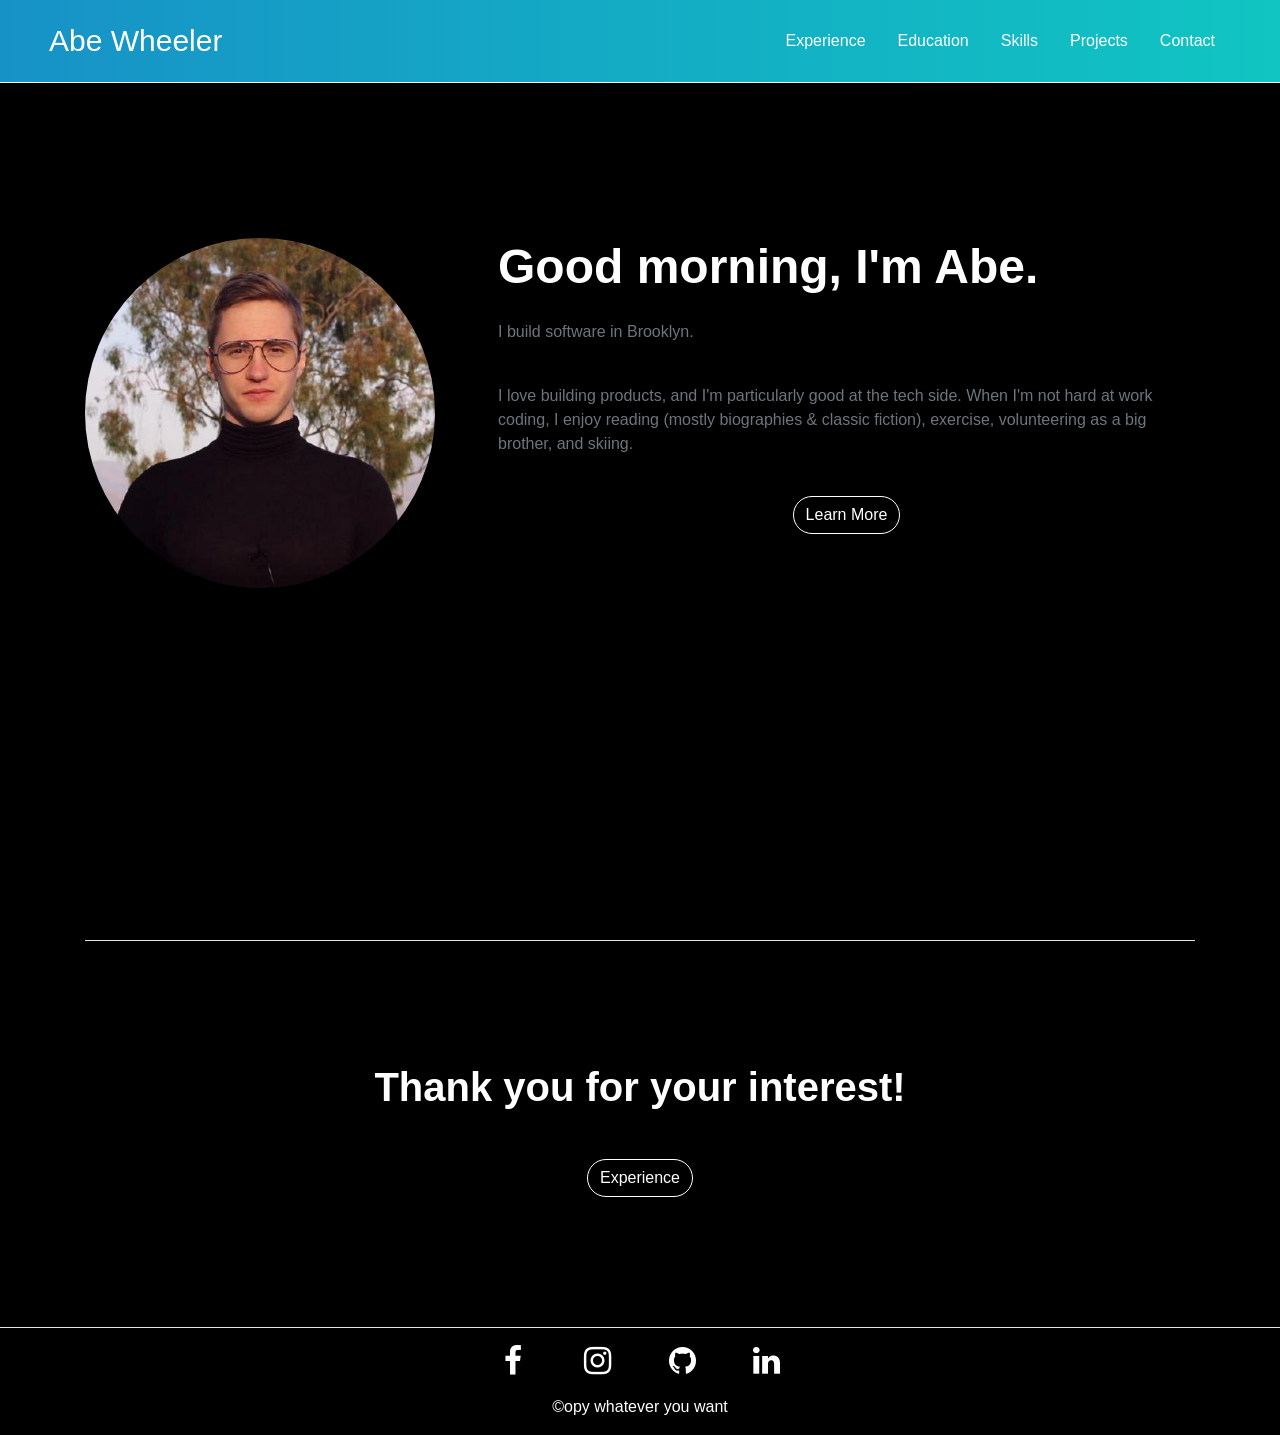
<file: index.html>
<!DOCTYPE html>
<html lang="en">

<head>
	<meta http-equiv="Content-Type" content="text/html; charset=utf-8" />
	<title>Abe Wheeler</title>
	<meta name="description" content="My name is Abe Wheeler. I am a software engineer passionate about building powerful, scalable, and efficient solutions to difficult problems."/>
	<meta name=viewport content="width=device-width, initial-scale=1">
	<meta property="og:title" content="Abe Wheeler"/>
    <meta property="og:description" content="I am a software engineer passionate about building powerful, scalable, and efficient solutions to difficult problems."/>
    <meta property="og:type" content="website"/>
    <meta property="og:url" content="https://abewheeler.com/"/>
    <meta property="og:site_name" content="Abe Wheeler"/>
    <meta property="og:image" content="https://abewheeler.com/images/noggin.jpg"/>
    <meta property="og:image:width" content="1200"/>
    <meta property="og:image:height" content="1200"/>
    <meta property="og:image:type" content="image/jpg"/>
    <meta property="og:locale" content="en_US">
    <meta name="twitter:card" content="summary">
    <meta name="twitter:url" content="https://abewheeler.com/">
    <meta name="twitter:title" content="Abe Wheeler">
    <meta name="twitter:description" content="I am a software engineer passionate about building powerful, scalable, and efficient solutions to difficult problems.">
    <meta name="twitter:image:src" content="https://abewheeler.com/images/noggin.jpg">
	<link href="https://maxcdn.bootstrapcdn.com/bootstrap/4.0.0/css/bootstrap.min.css" rel="stylesheet">
	<link href="https://maxcdn.bootstrapcdn.com/font-awesome/4.7.0/css/font-awesome.min.css" rel="stylesheet">
	<link href="/styles/main.css" rel="stylesheet">
</head>

<body>
	<div class="menu-header"></div>
	<div class="top container">
		<div class="row">
			<div class="col-md-4 col-sm-12"><img class="img-fluid rounded-circle mb-5" src="/images/noggin.jpg" alt="Abe"/></div>
			<div class="col-md-8 pl-md-5 col-sm-12">
				<h1 id="greeting">Hi, I'm Abe.</h1>
				<p class="text-muted pt-4"> 
					I build software in Brooklyn.
				</p>
				<p class="text-muted pt-4">
					I love building products, and I'm particularly good at the tech side.
					When I'm not hard at work coding, I enjoy reading (mostly biographies & classic fiction), exercise, volunteering as a big brother, and skiing.
				</p>
				<div class="text-center">
					<a class="text-center btn btn-outline-neutral btn-round mt-4" href="#resume">Learn More</a>
				</div>
			</div>
		</div>
	</div>

	<div id="resume" class="container">
		<hr/>
	</div>

	<div class="container section text-center">
		<h3 class="mt-3">Thank you for your interest!</h3>
		<br/>
		<a class="btn btn-outline-neutral btn-round my-4" href="/experience/">Experience</a>
	</div>

	<div class="footer"></div>

	<script src="https://ajax.googleapis.com/ajax/libs/jquery/3.3.1/jquery.min.js"></script>
	<script src="https://maxcdn.bootstrapcdn.com/bootstrap/4.0.0/js/bootstrap.bundle.min.js"></script>
	<script src="/js/main.js" async></script>
	<script src="/js/home.js" async></script>
</body>
</file>
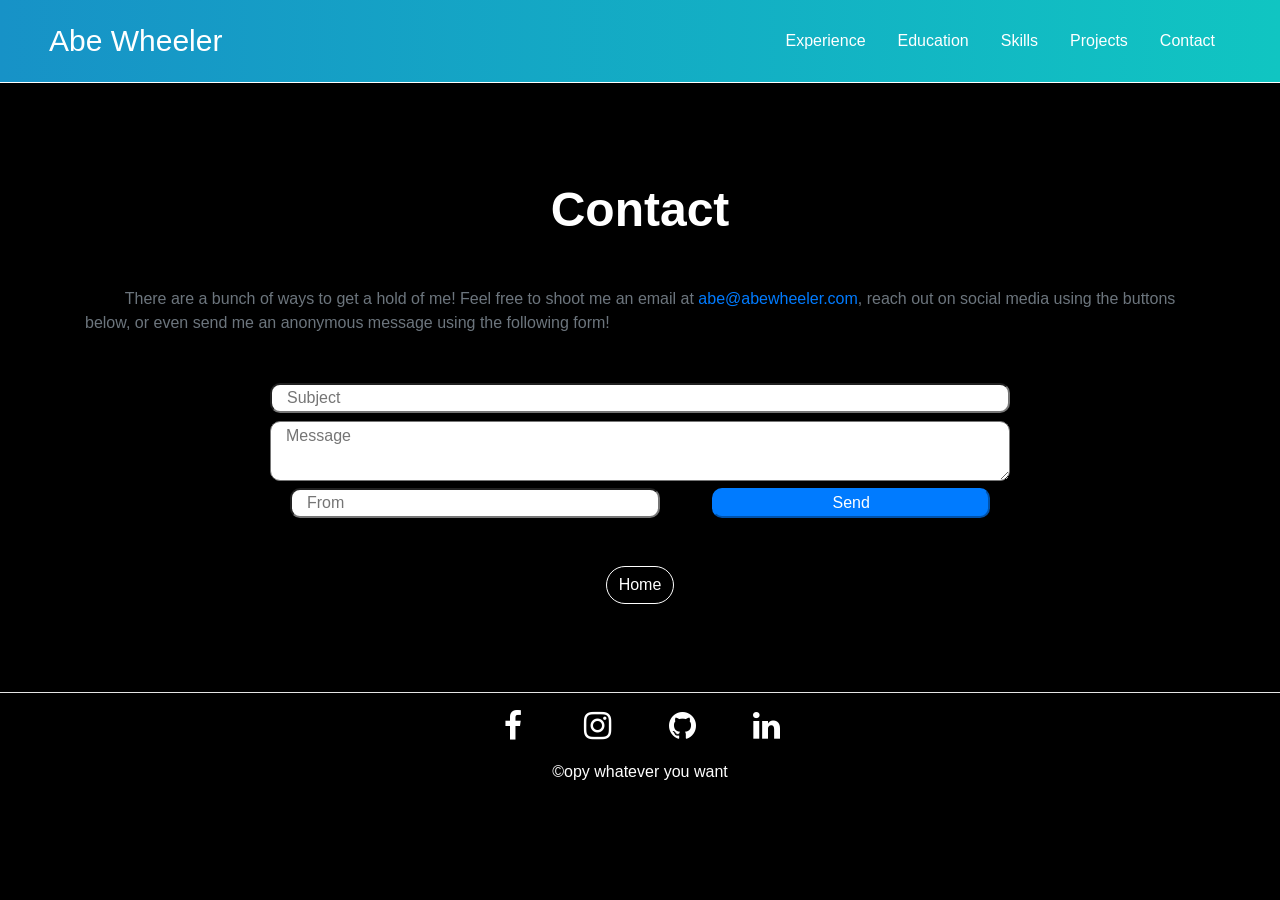
<file: contact/index.html>
<!DOCTYPE html>
<html lang="en">

<head>
	<meta http-equiv="Content-Type" content="text/html; charset=utf-8" />
	<title>Contact - Abe Wheeler</title>
	<meta name="description" content="There are a bunch of ways to get a hold of me!"/>
	<meta name=viewport content="width=device-width, initial-scale=1">
	<meta property="og:title" content="Contact - Abe Wheeler"/>
    <meta property="og:description" content="There are a bunch of ways to get a hold of me!"/>
    <meta property="og:type" content="website"/>
    <meta property="og:url" content="https://abewheeler.com/contact/"/>
    <meta property="og:site_name" content="Abe Wheeler"/>
    <meta property="og:image" content="https://abewheeler.com/images/noggin.jpg"/>
    <meta property="og:image:width" content="1200"/>
    <meta property="og:image:height" content="1200"/>
    <meta property="og:image:type" content="image/jpg"/>
    <meta property="og:locale" content="en_US">
    <meta name="twitter:card" content="summary">
    <meta name="twitter:url" content="https://abewheeler.com/contact/">
    <meta name="twitter:title" content="Contact - Abe Wheeler">
    <meta name="twitter:description" content="There are a bunch of ways to get a hold of me!">
    <meta name="twitter:image:src" content="https://abewheeler.com/images/noggin.jpg">
	<link href="https://maxcdn.bootstrapcdn.com/bootstrap/4.0.0/css/bootstrap.min.css" rel="stylesheet">
	<link href="https://maxcdn.bootstrapcdn.com/font-awesome/4.7.0/css/font-awesome.min.css" rel="stylesheet">
	<link href="/styles/main.css" rel="stylesheet">
</head>

<body>
	<div class="menu-header"></div>
	<div class="container py-5">
		<h1 class="py-5 text-center">Contact</h1>
		<p class="text-muted mb-5">&ensp;&ensp;&ensp;&ensp;&ensp;There are a bunch of ways to get a hold of me! Feel free to shoot me an email at <a href="mailto:abe@abewheeler.com?Subject=Hello">abe@abewheeler.com</a>, reach out on social media using the buttons below, or even send me an anonymous message using the following form!</p>
		<form class="text-center" action="https://formspree.io/abe@abewheeler.com"
		method="POST">
			<input class="col-8 mb-2" type="text" name="subject" placeholder="Subject" autofocus>
			<textarea class="col-8 pb-2" name="body" placeholder="Message"></textarea>
			<input class="col-4" type="text" name="from" placeholder="From">
			<input class="ml-xs-1 ml-sm-5 col-3 .btn btn-primary" type="submit" value="Send">
		</form>
		<div class="text-center">
			<br/>
			<a class="btn btn-outline-neutral btn-round my-4" href="/">Home</a>
		</div>
	</div>

<div class="footer"></div>

<script src="https://ajax.googleapis.com/ajax/libs/jquery/3.3.1/jquery.min.js"></script>
<script src="https://maxcdn.bootstrapcdn.com/bootstrap/4.0.0/js/bootstrap.bundle.min.js"></script>
<script src="/js/main.js" async></script>
</body>
</file>
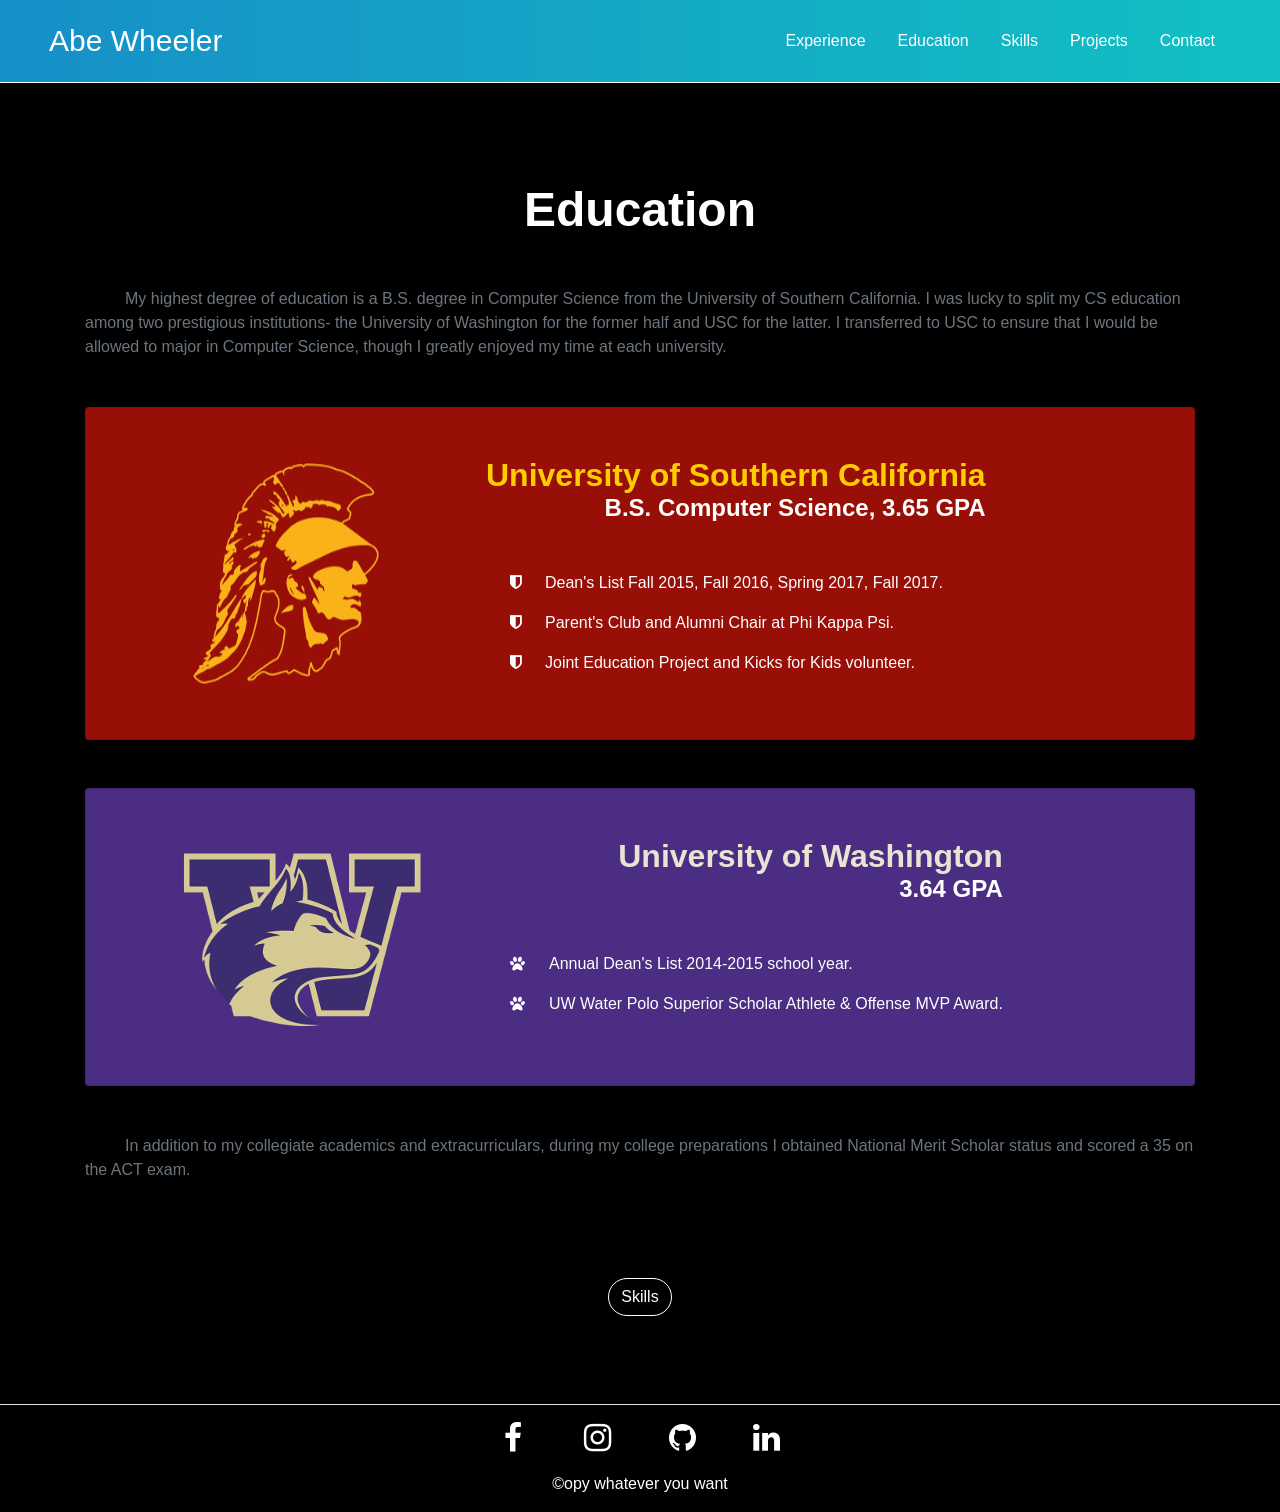
<file: education/index.html>
<!DOCTYPE html>
<html lang="en">

<head>
	<meta http-equiv="Content-Type" content="text/html; charset=utf-8" />
	<title>Education - Abe Wheeler</title>
	<meta name="description" content="I was lucky to split my CS education among two prestigious institutions- the University of Washington for the former half and USC for the latter."/>
	<meta name=viewport content="width=device-width, initial-scale=1">
	<meta property="og:title" content="Education - Abe Wheeler"/>
    <meta property="og:description" content="I was lucky to split my CS education among two prestigious institutions- the University of Washington for the former half and USC for the latter."/>
    <meta property="og:type" content="website"/>
    <meta property="og:url" content="https://abewheeler.com/education/"/>
    <meta property="og:site_name" content="Abe Wheeler"/>
    <meta property="og:image" content="https://abewheeler.com/images/noggin.jpg"/>
    <meta property="og:image:width" content="1200"/>
    <meta property="og:image:height" content="1200"/>
    <meta property="og:image:type" content="image/jpg"/>
    <meta property="og:locale" content="en_US">
    <meta name="twitter:card" content="summary">
    <meta name="twitter:url" content="https://abewheeler.com/education/">
    <meta name="twitter:title" content="Education - Abe Wheeler">
    <meta name="twitter:description" content="I was lucky to split my CS education among two prestigious institutions- the University of Washington for the former half and USC for the latter.">
    <meta name="twitter:image:src" content="https://abewheeler.com/images/noggin.jpg">
	<link href="https://maxcdn.bootstrapcdn.com/bootstrap/4.0.0/css/bootstrap.min.css" rel="stylesheet">
	<link href="https://maxcdn.bootstrapcdn.com/font-awesome/4.7.0/css/font-awesome.min.css" rel="stylesheet">
	<link href="/styles/main.css" rel="stylesheet">
</head>

<body>
	<div class="menu-header"></div>
	<div class="container py-5">
		<h1 class="py-5 text-center">Education</h1>
		<p class="text-muted mb-5">&ensp;&ensp;&ensp;&ensp;&ensp;My highest degree of education is a B.S. degree in Computer Science from the University of Southern California. I was lucky to split my CS education among two prestigious institutions- the University of Washington for the former half and USC for the latter. I transferred to USC to ensure that I would be allowed to major in Computer Science, though I greatly enjoyed my time at each university.</p>
		<div id="usc" class="card p-5 mb-5">
			<div class="row pl-md-5 pl-lg-0">
				<img class="d-none d-lg-block" src="/images/usc.jpg" alt="USC"/>
				<div>
					<h4 class="text-right">University of Southern California</h4>
					<h5 class="pb-5 text-right">B.S. Computer Science, 3.65 GPA</h5>
					<ul class="list-unstyled">
						<li class="pb-3 pl-4"><i class="fa fa-shield pr-4"></i>Dean's List Fall 2015, Fall 2016, Spring 2017, Fall 2017.</li>
						<li class="pb-3 pl-4"><i class="fa fa-shield pr-4"></i>Parent's Club and Alumni Chair at Phi Kappa Psi.</li>
						<li class="pl-4"><i class="fa fa-shield pr-4"></i>Joint Education Project and Kicks for Kids volunteer.</li>
					</ul>
				</div>
			</div>
		</div>
		<div id="uw" class="card p-5 mb-5">
			<div class="row pl-md-5 pl-lg-0">
				<img class="d-none d-lg-block" src="/images/uw.png" alt="UW"/>
				<div>
					<h4 class="pl-lg-5 text-right">University of Washington</h4>
					<h5 class="pl-lg-5 pb-5 text-right">3.64 GPA</h5>
					<ul class="list-unstyled">
						<li class="pb-3 pl-4"><i class="fa fa-paw pr-4"></i>Annual Dean's List 2014-2015 school year.</li>
						<li class="pl-4"><i class="fa fa-paw pr-4"></i>UW Water Polo Superior Scholar Athlete & Offense MVP Award.</li>
					</ul>
				</div>
			</div>
		</div>
		<p class="text-muted mb-5">&ensp;&ensp;&ensp;&ensp;&ensp;In addition to my collegiate academics and extracurriculars, during my college preparations I obtained National Merit Scholar status and scored a 35 on the ACT exam.</p>
		<div class="text-center">
			<br/>
			<a class="btn btn-outline-neutral btn-round my-4" href="/skills/">Skills</a>
		</div>
	</div>

	<div class="footer"></div>

	<script src="https://ajax.googleapis.com/ajax/libs/jquery/3.3.1/jquery.min.js"></script>
	<script src="https://maxcdn.bootstrapcdn.com/bootstrap/4.0.0/js/bootstrap.bundle.min.js"></script>
	<script src="/js/main.js" async></script>
</body>
</file>
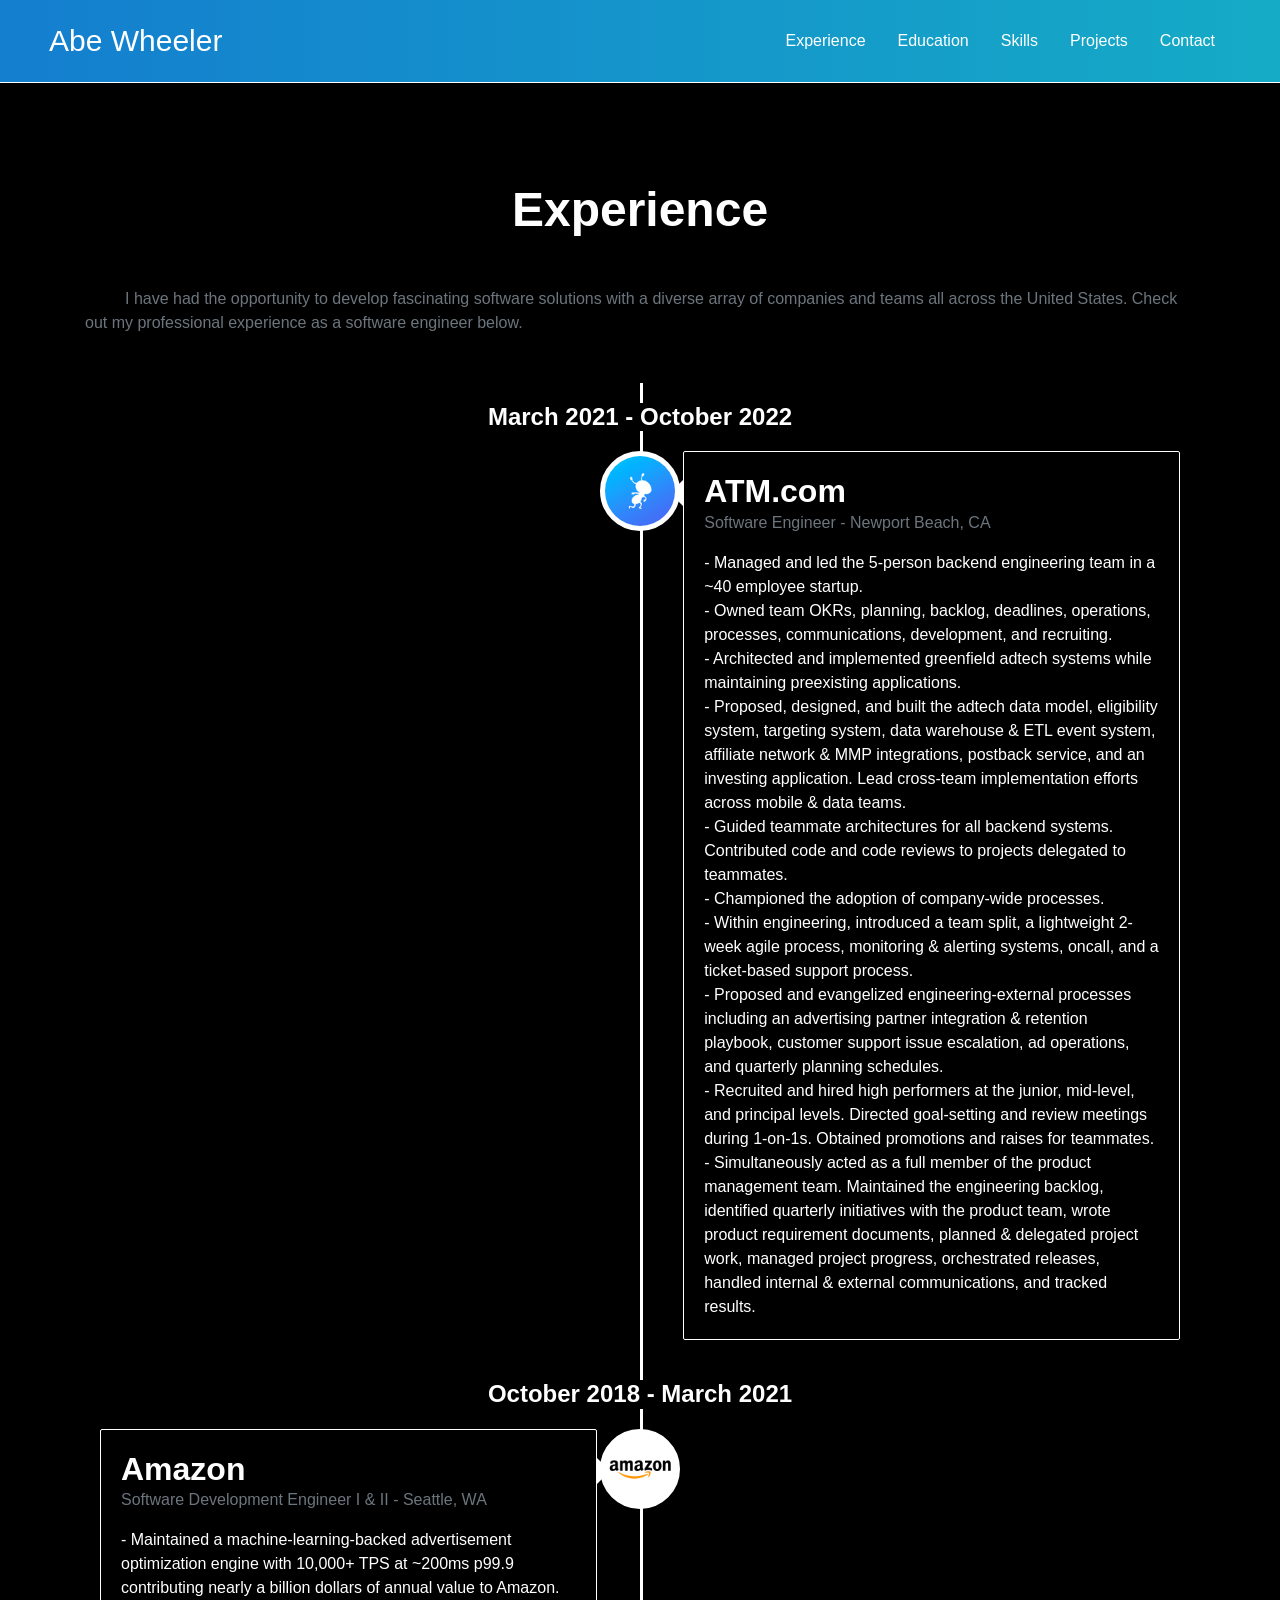
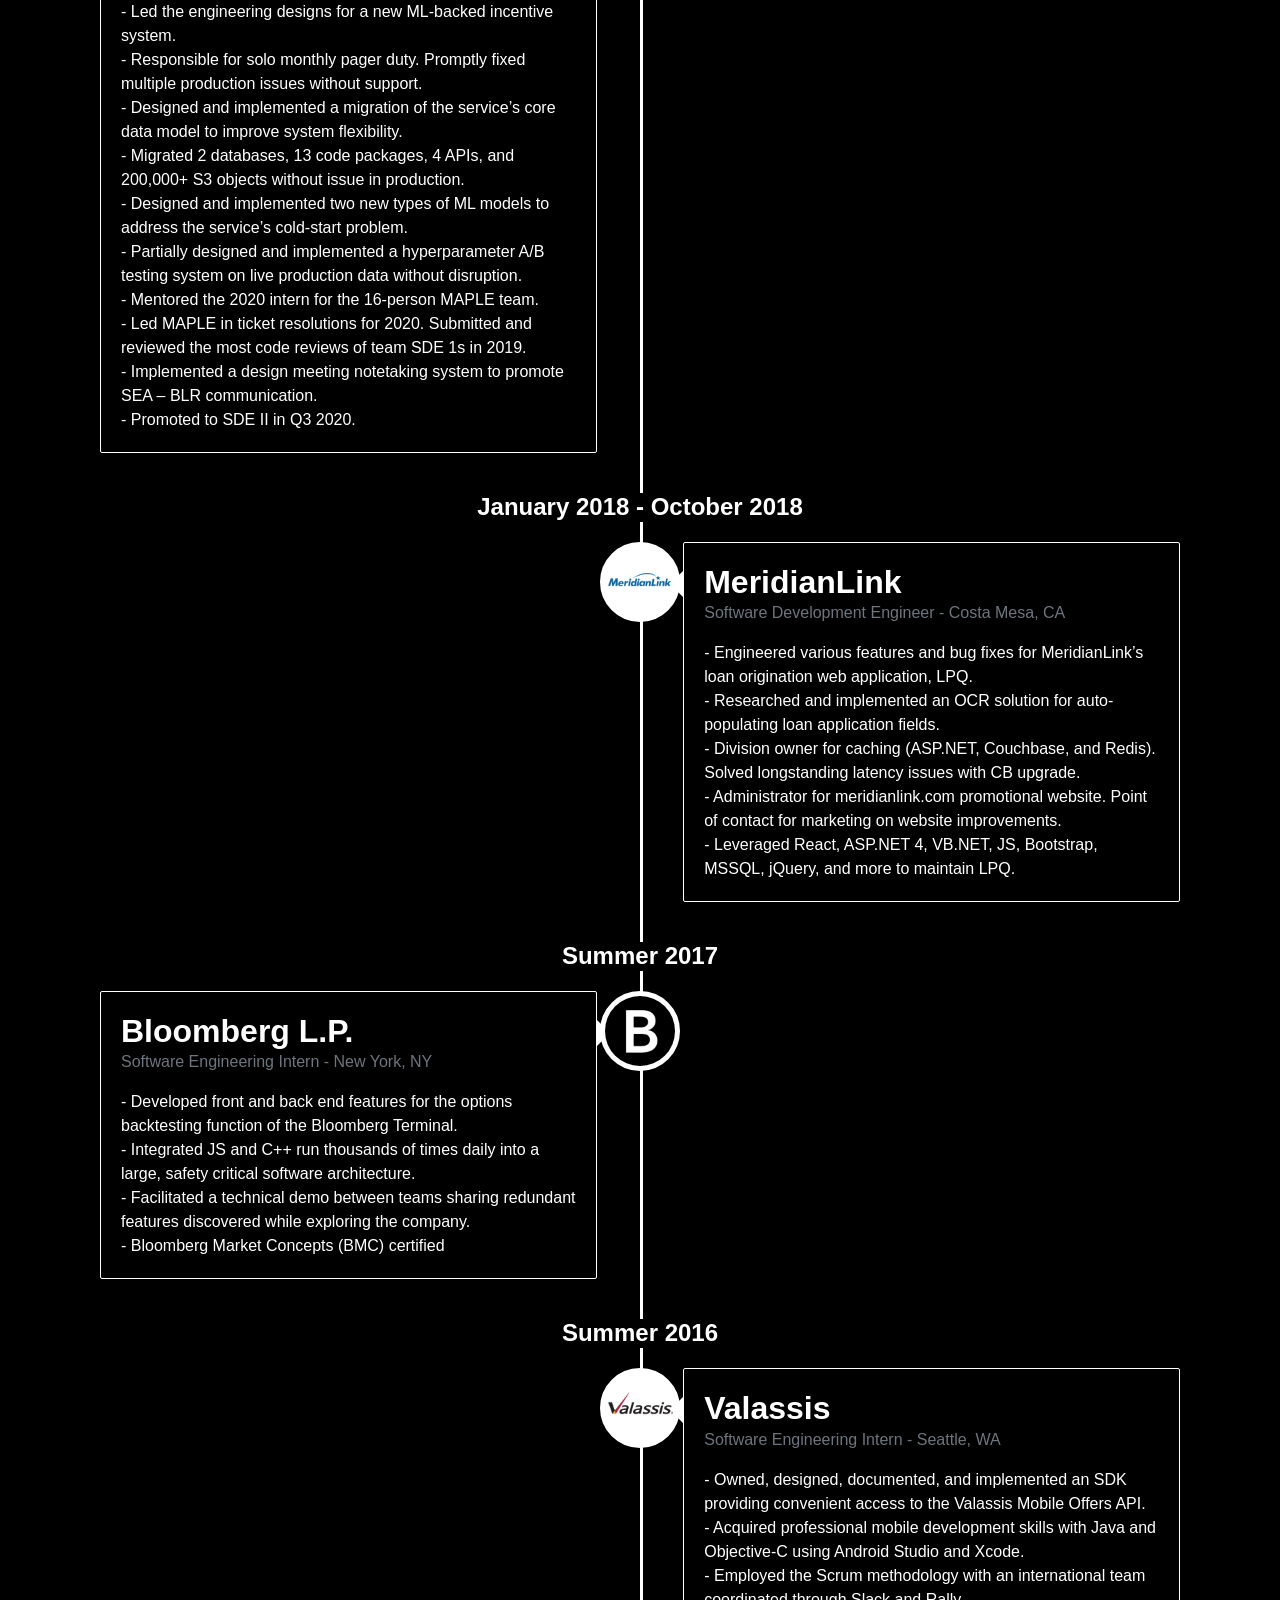
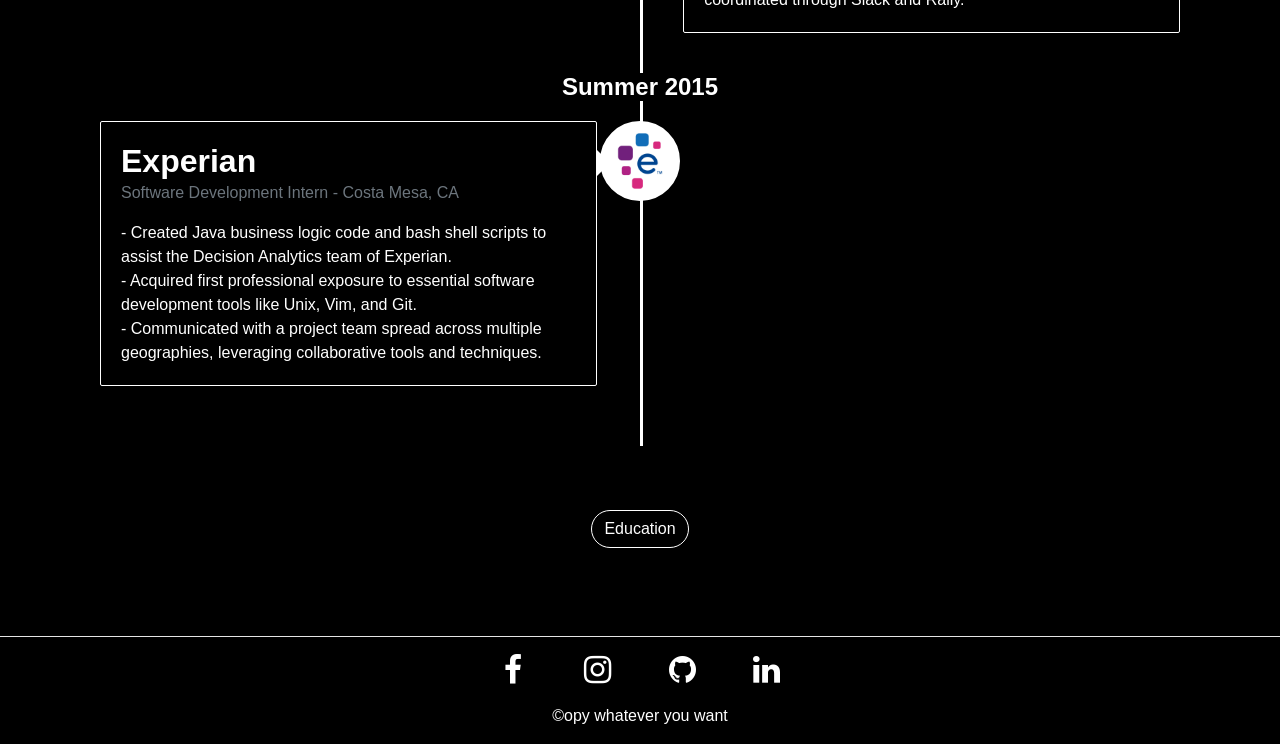
<file: experience/index.html>
<!DOCTYPE html>
<html lang="en">

<head>
	<meta http-equiv="Content-Type" content="text/html; charset=utf-8" />
	<title>Experience - Abe Wheeler</title>
	<meta name="description" content="I have had the opportunity to develop fascinating software solutions with a diverse array of companies and teams all across the United States."/>
	<meta name=viewport content="width=device-width, initial-scale=1">
	<meta property="og:title" content="Experience - Abe Wheeler"/>
    <meta property="og:description" content="I have had the opportunity to develop fascinating software solutions with a diverse array of companies and teams all across the United States."/>
    <meta property="og:type" content="website"/>
    <meta property="og:url" content="https://abewheeler.com/experience/"/>
    <meta property="og:site_name" content="Abe Wheeler"/>
    <meta property="og:image" content="https://abewheeler.com/images/noggin.jpg"/>
    <meta property="og:image:width" content="1200"/>
    <meta property="og:image:height" content="1200"/>
    <meta property="og:image:type" content="image/jpg"/>
    <meta property="og:locale" content="en_US">
    <meta name="twitter:card" content="summary">
    <meta name="twitter:url" content="https://abewheeler.com/experience/">
    <meta name="twitter:title" content="Experience - Abe Wheeler">
    <meta name="twitter:description" content="I have had the opportunity to develop fascinating software solutions with a diverse array of companies and teams all across the United States.">
    <meta name="twitter:image:src" content="https://abewheeler.com/images/noggin.jpg">
	<link href="https://maxcdn.bootstrapcdn.com/bootstrap/4.0.0/css/bootstrap.min.css" rel="stylesheet">
	<link href="https://maxcdn.bootstrapcdn.com/font-awesome/4.7.0/css/font-awesome.min.css" rel="stylesheet">
	<link href="/styles/main.css" rel="stylesheet">
</head>

<body>
	<div class="menu-header"></div>
	<div class="container text-center py-5">
		<h1 class="py-5">Experience</h1>
		<p class="text-muted mb-5 text-left">&ensp;&ensp;&ensp;&ensp;&ensp;I have had the opportunity to develop fascinating software solutions with a diverse array of companies and teams all across the United States. Check out my professional experience as a software engineer below.</p>
		<div class="container">
			<ul class="timeline">
				<li class="timeline-inverted">
					<h4 class="date">March 2021 - October 2022</h4>
					<div class="timeline-image">
						<a href="https://atm.com">
							<img class="rounded-circle img-fluid" src="/images/atm.png" alt="ATM.com">
						</a>
					</div>
					<div class="timeline-panel">
						<div class="timeline-heading">
							<h4 class="subheading">ATM.com</h4>
							<p class="text-muted">Software Engineer - Newport Beach, CA</p>
						</div>
						<div class="timeline-body">
							<ul class="list-unstyled">
								<li>- Managed and led the 5-person backend engineering team in a ~40 employee startup.</li>
								<li>- Owned team OKRs, planning, backlog, deadlines, operations, processes, communications, development, and recruiting.</li>
								<li>- Architected and implemented greenfield adtech systems while maintaining preexisting applications.</li>
								<li>- Proposed, designed, and built the adtech data model, eligibility system, targeting system, data warehouse &
									ETL event system, affiliate network & MMP integrations, postback service, and an investing application. Lead
									cross-team implementation efforts across mobile & data teams.</li>
								<li>- Guided teammate architectures for all backend systems. Contributed code and code reviews to projects
									delegated to teammates.</li>
								<li>- Championed the adoption of company-wide processes.</li>
								<li>- Within engineering, introduced a team split, a lightweight 2-week agile process, monitoring & alerting
									systems, oncall, and a ticket-based support process.</li>
								<li>- Proposed and evangelized engineering-external processes including an advertising partner integration &
									retention playbook, customer support issue escalation, ad operations, and quarterly planning schedules.</li>
								<li>- Recruited and hired high performers at the junior, mid-level, and principal levels. Directed goal-setting and review
									meetings during 1-on-1s. Obtained promotions and raises for teammates.</li>
								<li>- Simultaneously acted as a full member of the product management team. Maintained the engineering backlog,
									identified quarterly initiatives with the product team, wrote product requirement documents, planned & delegated
									project work, managed project progress, orchestrated releases, handled internal & external communications, and
									tracked results.</li>
							</ul>
						</div>
					</div>
				</li>
				<li>
					<h4 class="date">October 2018 - March 2021</h4>
					<div class="timeline-image">
						<a href="https://amazon.com">
							<img class="rounded-circle img-fluid" src="/images/amzn.png" alt="Amazon">
						</a>
					</div>
					<div class="timeline-panel">
						<div class="timeline-heading">
							<h4 class="subheading">Amazon</h4>
							<p class="text-muted">Software Development Engineer I & II - Seattle, WA</p>
						</div>
						<div class="timeline-body">
							<ul class="list-unstyled">
								<li>- Maintained a machine-learning-backed advertisement optimization engine with 10,000+ TPS at ~200ms p99.9 contributing nearly a billion dollars of annual value to Amazon.</li>
								<li>- Led the engineering designs for a new ML-backed incentive system.</li>
								<li>- Responsible for solo monthly pager duty. Promptly fixed multiple production issues without support.</li>
								<li>- Designed and implemented a migration of the service’s core data model to improve system flexibility.</li>
								<li>- Migrated 2 databases, 13 code packages, 4 APIs, and 200,000+ S3 objects without issue in production.</li>
								<li>- Designed and implemented two new types of ML models to address the service’s cold-start problem.</li>
								<li>- Partially designed and implemented a hyperparameter A/B testing system on live production data without disruption.</li>
								<li>- Mentored the 2020 intern for the 16-person MAPLE team.</li>
								<li>- Led MAPLE in ticket resolutions for 2020. Submitted and reviewed the most code reviews of team SDE 1s in 2019.</li>
								<li>- Implemented a design meeting notetaking system to promote SEA – BLR communication.</li>
								<li>- Promoted to SDE II in Q3 2020.</li>
							</ul>
						</div>
					</div>
				</li>
				<li class="timeline-inverted">
					<h4 class="date">January 2018 - October 2018</h4>
					<div class="timeline-image">
						<a href="https://meridianlink.com">
							<img class="rounded-circle img-fluid" src="/images/ml.png" alt="MeridianLink">
						</a>
					</div>
					<div class="timeline-panel">
						<div class="timeline-heading">
							<h4 class="subheading">MeridianLink</h4>
							<p class="text-muted">Software Development Engineer - Costa Mesa, CA</p>
						</div>
						<div class="timeline-body">
							<ul class="list-unstyled">
								<li>- Engineered various features and bug fixes for MeridianLink’s loan origination web application, LPQ.</li>
								<li>- Researched and implemented an OCR solution for auto-populating loan application fields.</li>
								<li>- Division owner for caching (ASP.NET, Couchbase, and Redis). Solved longstanding latency issues with CB upgrade.</li>
								<li>- Administrator for meridianlink.com promotional website. Point of contact for marketing on website improvements.</li>
								<li>- Leveraged React, ASP.NET 4, VB.NET, JS, Bootstrap, MSSQL, jQuery, and more to maintain LPQ.</li>
							</ul>
						</div>
					</div>
				</li>
				<li>
					<h4 class="date">Summer 2017</h4>
					<div class="timeline-image">
						<a href="https://bloomberg.com">
							<img class="rounded-circle img-fluid" src="/images/bb.png" alt="Bloomberg">
						</a>
					</div>
					<div class="timeline-panel">
						<div class="timeline-heading">
							<h4 class="subheading">Bloomberg L.P.</h4>
							<p class="text-muted">Software Engineering Intern - New York, NY</p>
						</div>
						<div class="timeline-body">
							<ul class="list-unstyled">
								<li>- Developed front and back end features for the options backtesting function of the Bloomberg Terminal.</li>
								<li>- Integrated JS and C++ run thousands of times daily into a large, safety critical software architecture.</li>
								<li>- Facilitated a technical demo between teams sharing redundant features discovered while exploring the company.</li>
								<li>- Bloomberg Market Concepts (BMC) certified</li>
							</ul>
						</div>
					</div>
				</li>
				<li class="timeline-inverted">
					<h4 class="date">Summer 2016</h4>
					<div class="timeline-image">
						<a href="https://valassis.com">
							<img class="rounded-circle img-fluid" src="/images/v.png" alt="Valassis">
						</a>
					</div>
					<div class="timeline-panel">
						<div class="timeline-heading">
							<h4 class="subheading">Valassis</h4>
							<p class="text-muted">Software Engineering Intern - Seattle, WA</p>
						</div>
						<div class="timeline-body">
							<ul class="list-unstyled">
								<li>- Owned, designed, documented, and implemented an SDK providing convenient access to the Valassis Mobile Offers API.</li>
								<li>- Acquired professional mobile development skills with Java and Objective-C using Android Studio and Xcode.</li>
								<li>- Employed the Scrum methodology with an international team coordinated through Slack and Rally. </li>
							</ul>
						</div>
					</div>
				</li>
				<li>
					<h4 class="date">Summer 2015</h4>
					<div class="timeline-image">
						<a href="https://experian.com">
							<img class="rounded-circle img-fluid" src="/images/e.png" alt="Experian">
						</a>
					</div>
					<div class="timeline-panel">
						<div class="timeline-heading">
							<h4 class="subheading">Experian</h4>
							<p class="text-muted">Software Development Intern - Costa Mesa, CA</p>
						</div>
						<div class="timeline-body">
							<ul class="list-unstyled">
								<li>- Created Java business logic code and bash shell scripts to assist the Decision Analytics team of Experian.</li>
								<li>- Acquired first professional exposure to essential software development tools like Unix, Vim, and Git.</li>
								<li>- Communicated with a project team spread across multiple geographies, leveraging collaborative tools and techniques.</li>
							</ul>
						</div>
					</div>
				</li>
			</ul>
		</div>
		<br/>
		<a class="btn btn-outline-neutral btn-round my-4" href="/education/">Education</a>
	</div>

	<div class="footer"></div>

	<script src="https://ajax.googleapis.com/ajax/libs/jquery/3.3.1/jquery.min.js"></script>
	<script src="https://maxcdn.bootstrapcdn.com/bootstrap/4.0.0/js/bootstrap.bundle.min.js"></script>
	<script src="/js/main.js" async></script>
</body>
</file>
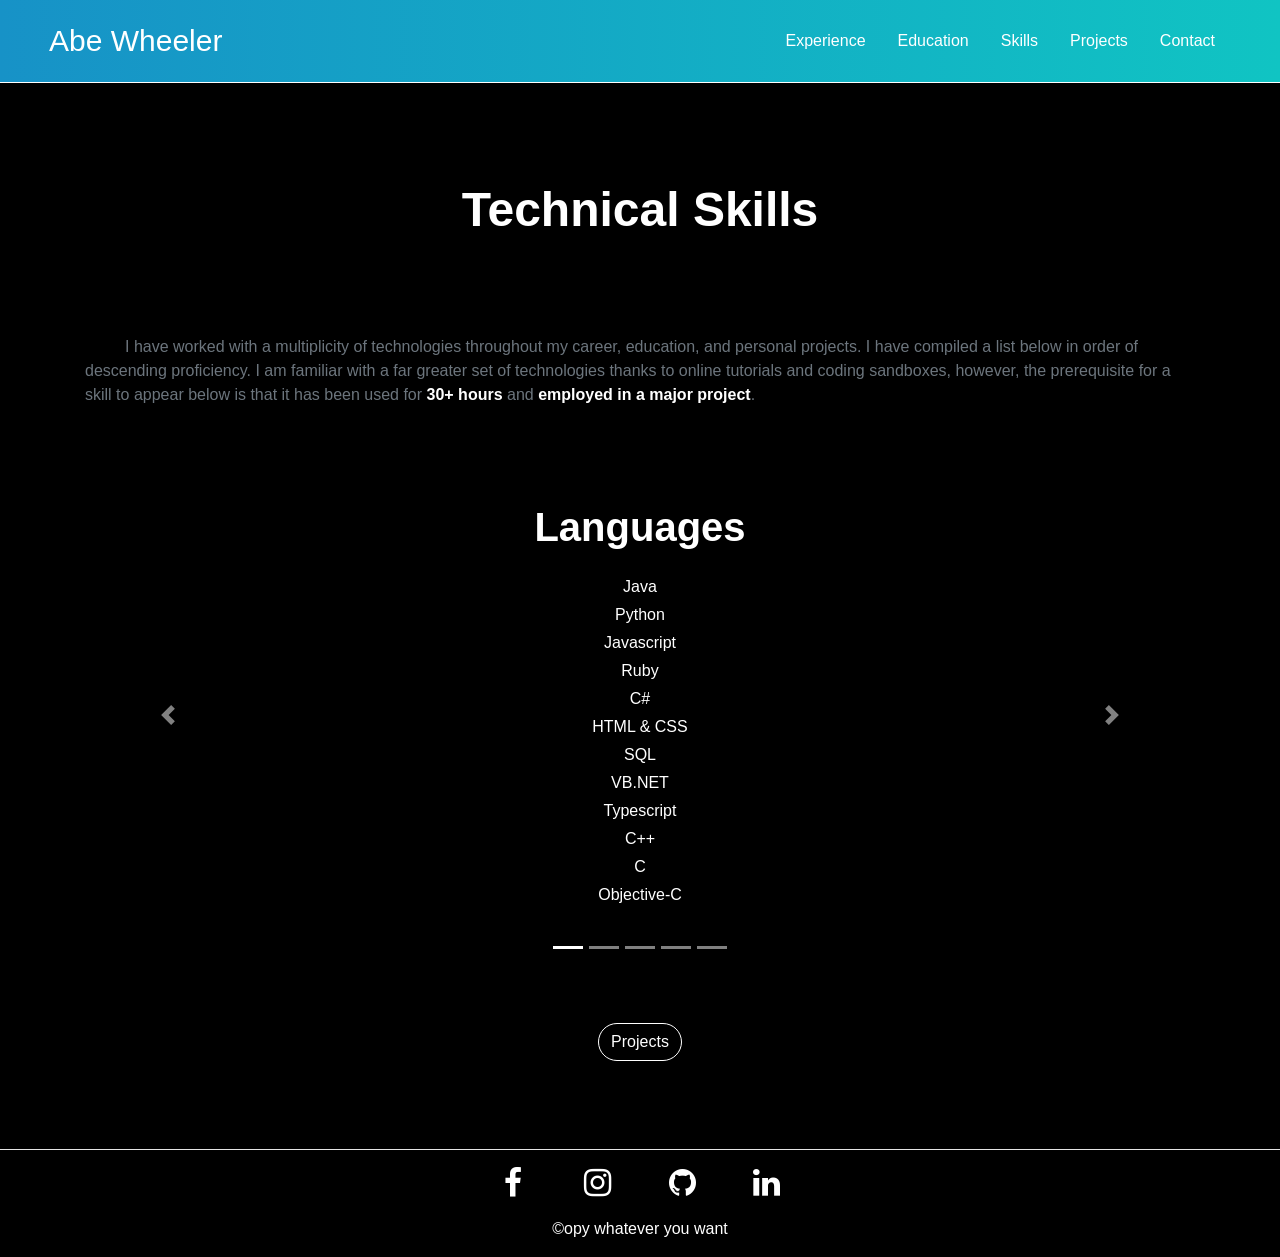
<file: skills/index.html>
<!DOCTYPE html>
<html lang="en">

<head>
	<meta http-equiv="Content-Type" content="text/html; charset=utf-8" />
	<title>Skills - Abe Wheeler</title>
	<meta name="description" content="I have worked with a multiplicity of technologies throughout my career, education, and personal projects."/>
	<meta name=viewport content="width=device-width, initial-scale=1">
	<meta property="og:title" content="Skills - Abe Wheeler"/>
    <meta property="og:description" content="I have worked with a multiplicity of technologies throughout my career, education, and personal projects."/>
    <meta property="og:type" content="website"/>
    <meta property="og:url" content="https://abewheeler.com/skills/"/>
    <meta property="og:site_name" content="Abe Wheeler"/>
    <meta property="og:image" content="https://abewheeler.com/images/noggin.jpg"/>
    <meta property="og:image:width" content="1200"/>
    <meta property="og:image:height" content="1200"/>
    <meta property="og:image:type" content="image/jpg"/>
    <meta property="og:locale" content="en_US">
    <meta name="twitter:card" content="summary">
    <meta name="twitter:url" content="https://abewheeler.com/skills/">
    <meta name="twitter:title" content="Skills - Abe Wheeler">
    <meta name="twitter:description" content="I have worked with a multiplicity of technologies throughout my career, education, and personal projects.">
    <meta name="twitter:image:src" content="https://abewheeler.com/images/noggin.jpg">
	<link href="https://maxcdn.bootstrapcdn.com/bootstrap/4.0.0/css/bootstrap.min.css" rel="stylesheet">
	<link href="https://maxcdn.bootstrapcdn.com/font-awesome/4.7.0/css/font-awesome.min.css" rel="stylesheet">
	<link href="/styles/main.css" rel="stylesheet">
</head>

<body>
	<div class="menu-header"></div>
	<div class="container py-5">
		<h1 class="py-5 text-center">Technical Skills</h1>
		<p class="my-5 text-muted">&ensp;&ensp;&ensp;&ensp;&ensp;I have worked with a multiplicity of technologies throughout my career, education, and personal projects. I have compiled a list below in order of descending proficiency. I am familiar with a far greater set of technologies thanks to online tutorials and coding sandboxes, however, the prerequisite for a skill to appear below is that it has been used for <strong class="text-white">30+ hours</strong> and <strong class="text-white">employed in a major project</strong>.</p>
		<div id="skills-carousel" class="pt-5 carousel slide" data-ride="carousel" data-interval="false">
			<ol class="carousel-indicators">
				<li data-target="#skills-carousel" data-slide-to="0" class="active"></li>
				<li data-target="#skills-carousel" data-slide-to="1"></li>
				<li data-target="#skills-carousel" data-slide-to="2"></li>
				<li data-target="#skills-carousel" data-slide-to="3"></li>
				<li data-target="#skills-carousel" data-slide-to="4"></li>
			</ol>
			<div class="carousel-inner" role="listbox">
				<div class="carousel-item active text-center">
					<h3 class="pb-4">Languages</h3>
					<ul class="carousel-list list-unstyled pb-5">
						<li class="pb-1">Java</li>
						<li class="pb-1">Python</li>
						<li class="pb-1">Javascript</li>
						<li class="pb-1">Ruby</li>
						<li class="pb-1">C#</li>
						<li class="pb-1">HTML & CSS</li>
						<li class="pb-1">SQL</li>
						<li class="pb-1">VB.NET</li>
						<li class="pb-1">Typescript</li>
						<li class="pb-1">C++</li>
						<li class="pb-1">C</li>
						<li class="pb-1">Objective-C</li>
					</ul>
				</div>
				<div class="carousel-item text-center">
					<h3 class="pb-4">Frameworks</h3>
					<ul class="list-unstyled pb-5">
						<li class="pb-1">Rails</li>
						<li class="pb-1">React</li>
						<li class="pb-1">React Native</li>
						<li class="pb-1">Spring</li>
						<li class="pb-1">Bootstrap</li>
						<li class="pb-1">jQuery</li>
						<li class="pb-1">ASP.NET</li>
						<li class="pb-1">JSP</li>
					</ul>
				</div>
				<div class="carousel-item text-center">
					<h3 class="pb-4">Technologies</h3>
					<ul class="list-unstyled pb-5">
						<li class="pb-1">AWS</li>
						<li class="pb-1">Node</li>
						<li class="pb-1">Terraform</li>
						<li class="pb-1">Docker</li>
						<li class="pb-1">SingleStore</li>
					</ul>
				</div>
				<div class="carousel-item text-center">
					<h3 class="pb-4">Tools</h3>
					<ul class="list-unstyled pb-5">
						<li class="pb-1">Git</li>
						<li class="pb-1">SVN</li>
						<li class="pb-1">Visual Studio</li>
						<li class="pb-1">CLI & VIM</li>
						<li class="pb-1">Unity</li>
						<li class="pb-1">Windows</li>
					</ul>
				</div>
				<div class="carousel-item text-center">
					<h3 class="pb-4">Concepts</h3>
					<ul class="list-unstyled pb-5">
						<li class="pb-1">Full Stack</li>
						<li class="pb-1">Backend</li>
						<li class="pb-1">Databases</li>
						<li class="pb-1">Frontend</li>
						<li class="pb-1">OOP</li>
						<li class="pb-1">System Architecture</li>
						<li class="pb-1">Machine Learning</li>
						<li class="pb-1">Web Development</li>
						<li class="pb-1">Security</li>
						<li class="pb-1">Agile & Scrum</li>
						<li class="pb-1">REST APIs</li>
						<li class="pb-1">Mobile Application Development</li>
						<li class="pb-1">SEO</li>
					</ul>
				</div>
			</div>
			<a class="carousel-control-prev" href="#skills-carousel" role="button" data-slide="prev">
				<span class="carousel-control-prev-icon" aria-hidden="true"></span>
				<span class="sr-only">Previous</span>
			</a>
			<a class="carousel-control-next" href="#skills-carousel" role="button" data-slide="next">
				<span class="carousel-control-next-icon" aria-hidden="true"></span>
				<span class="sr-only">Next</span>
			</a>
		</div>
		<div class="text-center">
			<br/>
			<a class="btn btn-outline-neutral btn-round my-4" href="/projects/">Projects</a>
		</div>
	</div>

	<div class="footer"></div>

	<script src="https://ajax.googleapis.com/ajax/libs/jquery/3.3.1/jquery.min.js"></script>
	<script src="https://maxcdn.bootstrapcdn.com/bootstrap/4.0.0/js/bootstrap.bundle.min.js"></script>
	<script src="/js/main.js" async></script>
</body>
</file>
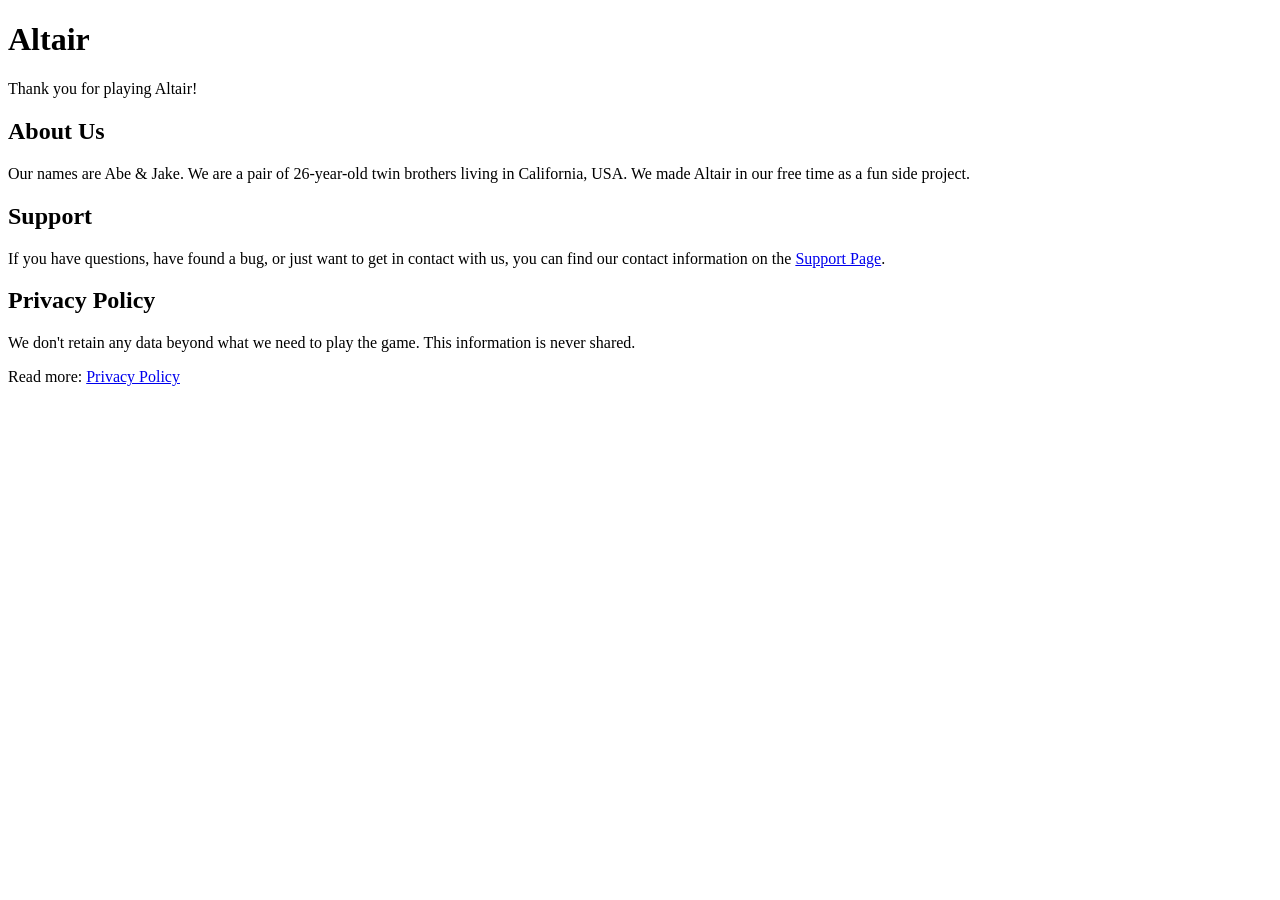
<file: projects/altair/index.html>
<!DOCTYPE html>
<html lang="en">

<head>
	<meta http-equiv="Content-Type" content="text/html; charset=utf-8" />
	<title>Altair</title>
	<meta name="description" content="Altair Intergalactic Royale on the Apple App Store."/>
	<meta name=viewport content="width=device-width, initial-scale=1">
	<meta property="og:title" content="Altair"/>
    <meta property="og:description" content="Altair Intergalactic Royale on the Apple App Store."/>
    <meta property="og:type" content="website"/>
</head>

<body>
    <h1>Altair</h1>
    <p>Thank you for playing Altair!</p>

    <h2>About Us</h2>
    <p>
        Our names are Abe & Jake. We are a pair of 26-year-old twin brothers living in California, USA. We made Altair in our free time as a fun side project. 
    </p>

    <h2>Support</h2>
    <p>
        If you have questions, have found a bug, or just want to get in contact with us, you can find our contact information on the <a href="support.html">Support Page</a>.
    </p>
    
    <h2>Privacy Policy</h2>
    <p>
        We don't retain any data beyond what we need to play the game.
        This information is never shared.
    </p>
    <p>
        Read more:
        <a href="privacy.html">Privacy Policy</a>
    </p>
</body>
</file>
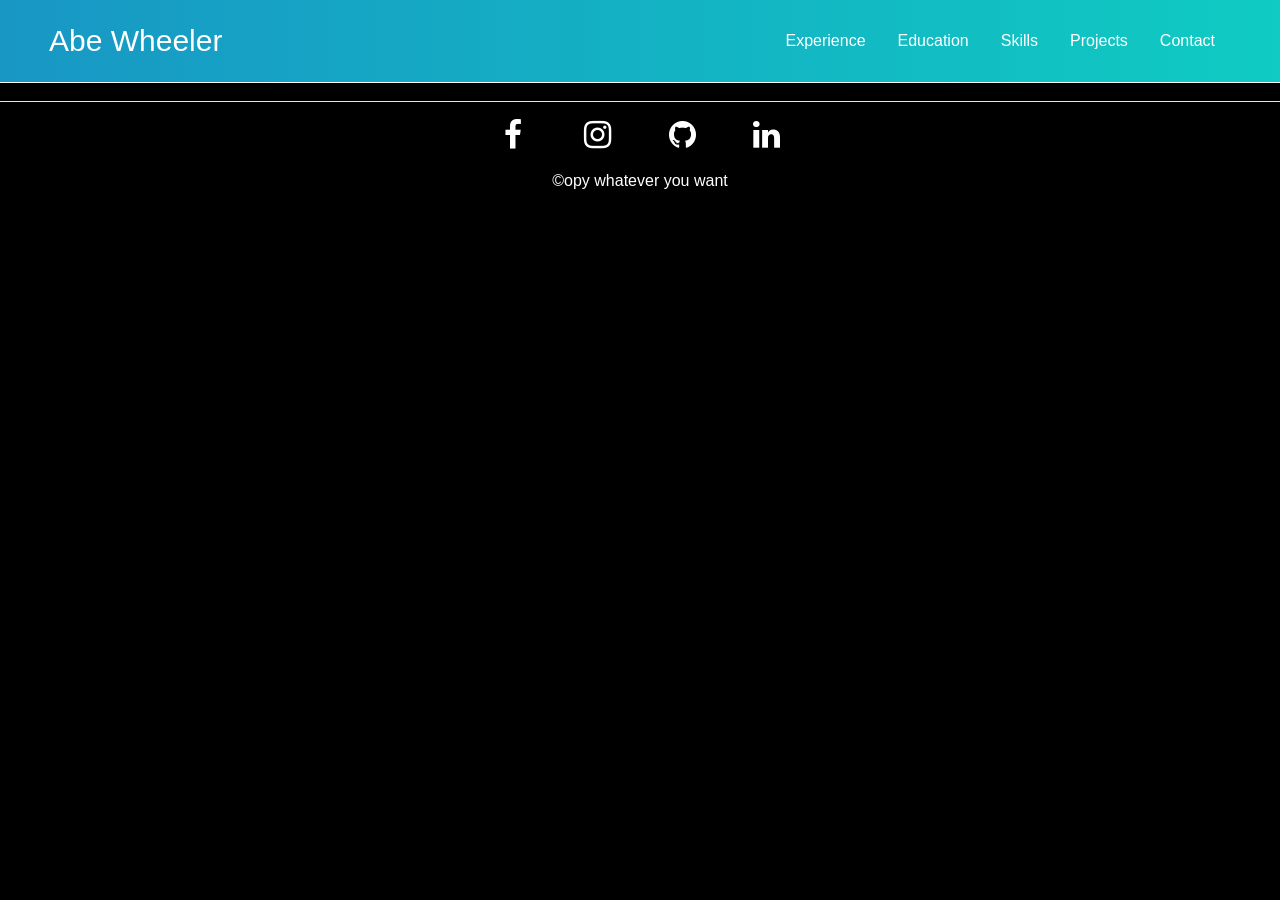
<file: contact.html>
<!DOCTYPE html>
<html lang="en">

<head>
	<title>Abe Wheeler</title>
	<meta name="description" content="My name is Abe Wheeler. I am a software engineer passionate about building powerful, scalable, and efficient solutions to difficult problems."/>
	<meta name="viewport" content="width=device-width, initial-scale=1, maximum-scale=1, user-scalable=no">
	<link href="https://maxcdn.bootstrapcdn.com/bootstrap/4.0.0/css/bootstrap.min.css" rel="stylesheet">
	<link href="https://maxcdn.bootstrapcdn.com/font-awesome/4.7.0/css/font-awesome.min.css" rel="stylesheet">
	<link href="styles/main.css" rel="stylesheet">
</head>

<body>
	<div class="menu-header"></div>
	<div class="container">

	</div>

	<div class="footer"></div>

	<script src="https://ajax.googleapis.com/ajax/libs/jquery/3.3.1/jquery.min.js"></script>
	<script src="js/main.js" type="text/javascript" async></script>
</body>
</file>
<file: styles/main.css>
body {
  font-family: "Roboto", sans-serif;
  font-size: 1rem;
  font-weight: 500;
  background-color: #000;
  color: #fff;
  display: none;
}

h1, h2, h3, h4, h5 {
  font-family: "Roboto", sans-serif;
  font-weight: 700;
  font-size: 2.5rem;
  margin: 0px;
}

h1 {
  font-size: 3rem;
}

h4 {
  font-size: 2rem;
}

h5 {
  font-size: 1.5rem;
}

hr {
  background-color: #fff;
}

button:focus {
  outline: none;
}

footer .btn {
  color: #fff;
  width: 80px;
  padding: 0px 15px 15px 15px;
}

form input, form textarea {
  border-radius: 10px;
}

.navbar {
  border-bottom: 1px solid #fff;
}

.navbar-large {
  font-size: 30px;
}

.menu-header {
  padding-top: 85px;
}

.navbar .row {
  margin-top: 5px;
  margin-bottom: 5px;
}

.top {
  padding-top: 17vh;
  padding-bottom:32vh;
}

.section {
  padding-top: 10vh;
  padding-bottom: 10vh;
}

.color-change {
  display: none;
}

.timeline {
  list-style: none;
  padding: 20px 0 20px;
  position: relative;
  z-index: 5;
}

.timeline:before {
  top: 0;
  bottom: 0;
  position: absolute;
  content: " ";
  width: 3px;
  background-color: #fff;
  z-index: 5;
}

.date {
  font-size: 1.5rem;
  position: relative;
  z-index: 10;
  background-color: #000;
  margin-bottom: 20px;
}

.timeline > li {
  margin-bottom: 40px;
}

.timeline > li:before,
.timeline > li:after {
  content: " ";
  display: table;
}

.timeline > li:after {
  clear: both;
}

.timeline-panel {
  width: 46%;
  float: left;
  border: 1px solid #fff;
  border-radius: 2px;
  padding: 20px;
  position: relative;
  -webkit-box-shadow: 0 1px 6px rgba(0, 0, 0, 0.175);
  box-shadow: 0 1px 6px rgba(0, 0, 0, 0.175);
  text-align: left;
}

.timeline > li > .timeline-panel:after {
  position: absolute;
  top: 27px;
  right: -14px;
  border-top: 14px solid transparent;
  border-left: 14px solid #fff;
  border-right: 0 solid #fff;
  border-bottom: 14px solid transparent;
  content: " ";
}

.timeline > li.timeline-inverted > .timeline-panel {
  float: right;
}


.timeline > li.timeline-inverted > .timeline-panel:after {
  border-left-width: 0;
  border-right-width: 14px;
  left: -14px;
  right: auto;
}

.timeline > li .timeline-image {
  background-color: #fff;
  border: 5px solid #fff;
  border-radius: 100%;
  color: white;
  height: 80px;
  left: 0;
  position: absolute;
  left: 50%;
  margin-left: -40px;
  width: 80px;
  z-index: 100;
}

.card {
  background-color: #000;
}

.project {
  display: flex;
  justify-content: center;
  align-items: center;
}

#usc {
  background-color: #980f07;
}

#usc h4 {
  color: #ffcc00;
}

#uw {
  background-color: #4b2e83;
}

#uw h4 {
  color: #e8e3d3;
}

@media (max-width: 1199px) {
  .top {
    padding-bottom: 15vh;
  }
}

@media (max-width: 767px) {
  .top {
    padding-top: 10vh;
    padding-bottom:15vh;
  }

  ul.timeline:before {
    left: 40px;
  }

  ul.timeline > li > .timeline-panel {
    width: calc(100% - 90px);
    width: -moz-calc(100% - 90px);
    width: -webkit-calc(100% - 90px);
    float: right;
  }

  ul.timeline > li > .timeline-panel:before {
    border-left-width: 0;
    border-right-width: 15px;
    left: -15px;
    right: auto;
  }

  ul.timeline > li > .timeline-panel:after {
    border-left-width: 0;
    border-right-width: 14px;
    left: -14px;
    right: auto;
  }

  .timeline > li .timeline-image {
    margin-left: 0px;
    left: 0%;
  }

  .date {
    text-align: left !important;
  }

  .navbar .row {
    margin-top: 0px;
    margin-bottom: 0px;
  }

  .navbar ul {
    margin-right: 0px !important;
  }

  .navbar li {
    margin-left: 30px;
  }

  .navbar-brand {
    padding-left: 10px !important;
  }
}

@media (max-width: 480px) {
  .navbar-toggler-icon {
    margin-left: 0px !important;
    margin-right: 0px !important;
  }

  .top {
    padding-top: 5vh;
  }

  h4 {
    font-size: 1.2rem;
  }

  h5 {
    font-size: 1.0rem;
  }
}

@media (min-width: 1200px) {
  .card img {
    padding-left: 50px;
    padding-right: 50px;
  }
}

/* -------------------- Below from Creative Tim's Paper Kit -------------------- */
.btn-outline-neutral {
  border-color: #FFFFFF;
  color: #FFFFFF;
  opacity: 1;
  filter: alpha(opacity=100);
}
.btn-outline-neutral:hover, .btn-outline-neutral:focus, .btn-outline-neutral:active, .btn-outline-neutral.active, .open > .btn-outline-neutral.dropdown-toggle {
  background-color: #FFFFFF;
  color: rgba(255, 255, 255, 0.8);
  border-color: #FFFFFF;
}
.btn-outline-neutral:hover .caret, .btn-outline-neutral:focus .caret, .btn-outline-neutral:active .caret, .btn-outline-neutral.active .caret, .open > .btn-outline-neutral.dropdown-toggle .caret {
  border-top-color: rgba(255, 255, 255, 0.8);
}
.btn-outline-neutral .caret {
  border-top-color: #FFFFFF;
}
.btn-outline-neutral.disabled, .btn-outline-neutral.disabled:hover, .btn-outline-neutral.disabled:focus, .btn-outline-neutral.disabled.focus, .btn-outline-neutral.disabled:active, .btn-outline-neutral.disabled.active, .btn-outline-neutral:disabled, .btn-outline-neutral:disabled:hover, .btn-outline-neutral:disabled:focus, .btn-outline-neutral:disabled.focus, .btn-outline-neutral:disabled:active, .btn-outline-neutral:disabled.active, .btn-outline-neutral[disabled], .btn-outline-neutral[disabled]:hover, .btn-outline-neutral[disabled]:focus, .btn-outline-neutral[disabled].focus, .btn-outline-neutral[disabled]:active, .btn-outline-neutral[disabled].active, fieldset[disabled] .btn-outline-neutral, fieldset[disabled] .btn-outline-neutral:hover, fieldset[disabled] .btn-outline-neutral:focus, fieldset[disabled] .btn-outline-neutral.focus, fieldset[disabled] .btn-outline-neutral:active, fieldset[disabled] .btn-outline-neutral.active {
  background-color: transparent;
  border-color: #FFFFFF;
}
.btn-outline-neutral:hover, .btn-outline-neutral:focus {
  color: #403D39 !important;
  background-color: #FFFFFF;
}
.btn-round {
  border-radius: 30px;
}

/* ---------- Below From https://atomiks.github.io/30-seconds-of-css/ ----------*/
.hover-underline-animation {
  display: inline-block;
  position: relative;
  color: #fff;
}
.hover-underline-animation::after {
  content: '';
  position: absolute;
  width: 100%;
  transform: scaleX(0);
  height: 2px;
  bottom: 0;
  left: 0;
  background-color: #fff;
  transform-origin: bottom right;
  transition: transform 0.25s ease-out;
}
.hover-underline-animation:hover::after {
  transform: scaleX(1);
  transform-origin: bottom left;
}
</file>
